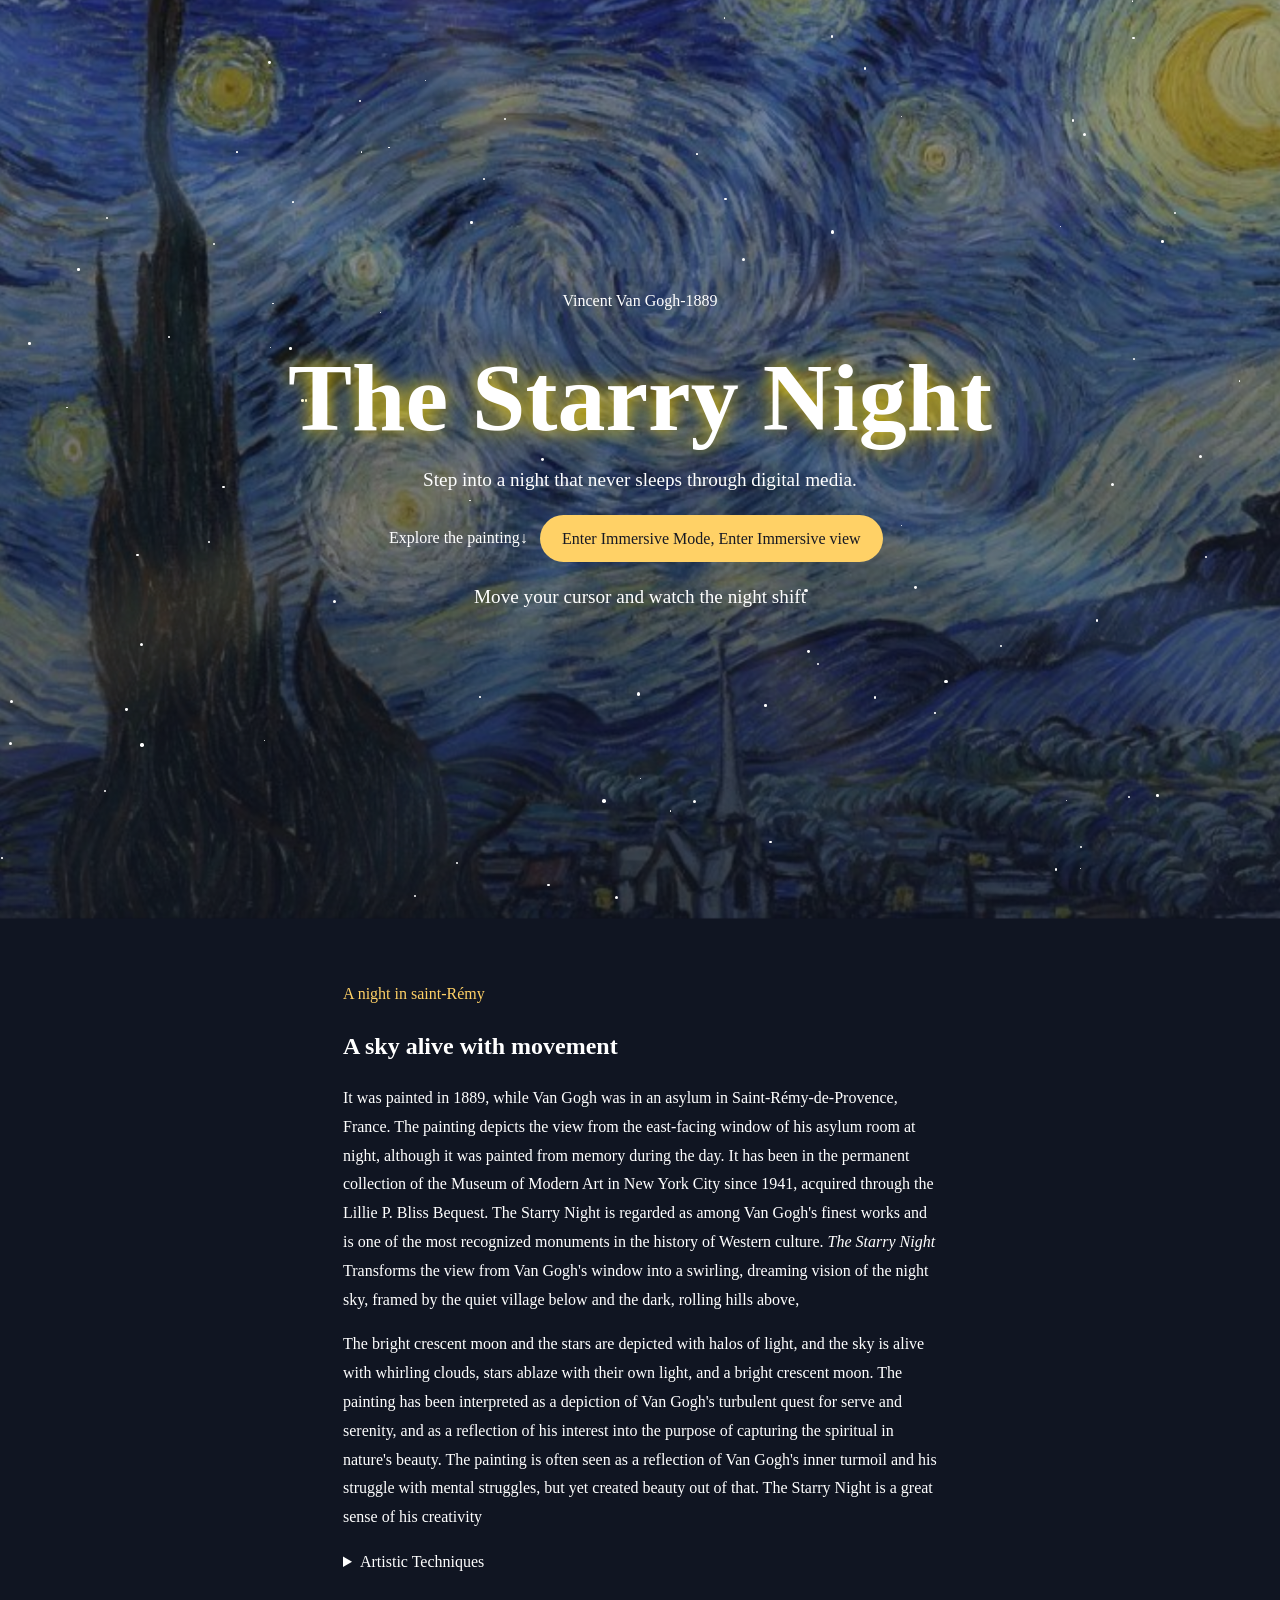
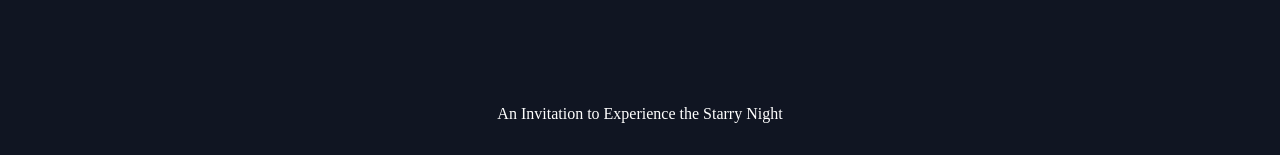
<file: index.html>
<!Doctype html>
<html lang="en">
<head>
    <meta charset="UTF-8">
    <meta name="viewpoint" content="width=device-width, initial-scale=1.0">
    <meta name="theme-color""#101522">
    <title>The Starry Night - An Immersive art experience </title>
        <link rel="stylesheet" href="art.styles.css">
</head>
<body>
     <div class="background" aria-hidden="true"></div>
     <div class="star-field" aria-hidden="true"></div>

  <main>   
     <section class="hero" aria-labelledby="page-title"
        <p class="eyebrow">Vincent Van Gogh-1889</p>
        <h1 id="page-title"> The Starry Night</h1>
        <p class="intro">Step into a night that never sleeps through digital media.</p>
        <div class="hero-actions"
        <a class="button-button-primary" href="#story">
            Explore the painting<span aria-hidden="true">↓</span>
        </a>
        <button class="button-button-quiet" id="immersiveBtn" type="button">
            Enter Immersive Mode, Enter Immersive view<span aria-hidden="true"
        </button>
    </div>
    <p class="interaction-hint">Move your cursor and watch the night shift</p>
</section>

<section class="story content-panel" id="story" aria-labelledby="story-title">
    <p class="eyebrow">A night in saint-Rémy</p>
    <h2 id="story-title">A sky alive with movement</h2>
    <p>
    It was painted in 1889, while Van Gogh was in an asylum in Saint-Rémy-de-Provence, France. The painting depicts the view from the east-facing window of his asylum room at night, although it was painted from memory during the day. It has been in the permanent collection of the Museum of Modern Art in New York City since 1941, acquired through the Lillie P. Bliss Bequest. The Starry Night is regarded as among Van Gogh's finest works and is one of the most recognized monuments in the history of Western culture. <em> The Starry Night </em> Transforms the view from Van Gogh's window into a swirling, dreaming vision of the night sky, framed by the quiet village below and the dark, rolling hills above,

    </p>
    <p>
        The bright crescent moon and the stars are depicted with halos of light, and the sky is alive with whirling clouds, stars ablaze with their own light, and a bright crescent moon. The painting has been interpreted as a depiction of Van Gogh's turbulent quest for serve and serenity, and as a reflection of his interest into the purpose of capturing the spiritual in nature's beauty. The painting is often seen as a reflection of Van Gogh's inner turmoil and his struggle with mental struggles, but yet created beauty out of that. The Starry Night is a great sense of his creativity
        </p>
        <details class="art-details">
            <summary>Artistic Techniques</summary>
            <p>Van Gogh used bold, expressive brushstrokes to create the dynamic movement in the sky. The swirling patterns and vibrant colors convey a sense of energy and emotion.</p>
            <em>The Starry Night</em> the painting shows Van Gogh's unigue creactive ability, his work is displayed in the collection muesem of modern art New York
        </P>
    </details>
    </section>


    </main>

    <footer class="footer">An Invitation to Experience the Starry Night</footer>
    <script src="Art.script.js"></script>
    </body>
    </html>
</file>
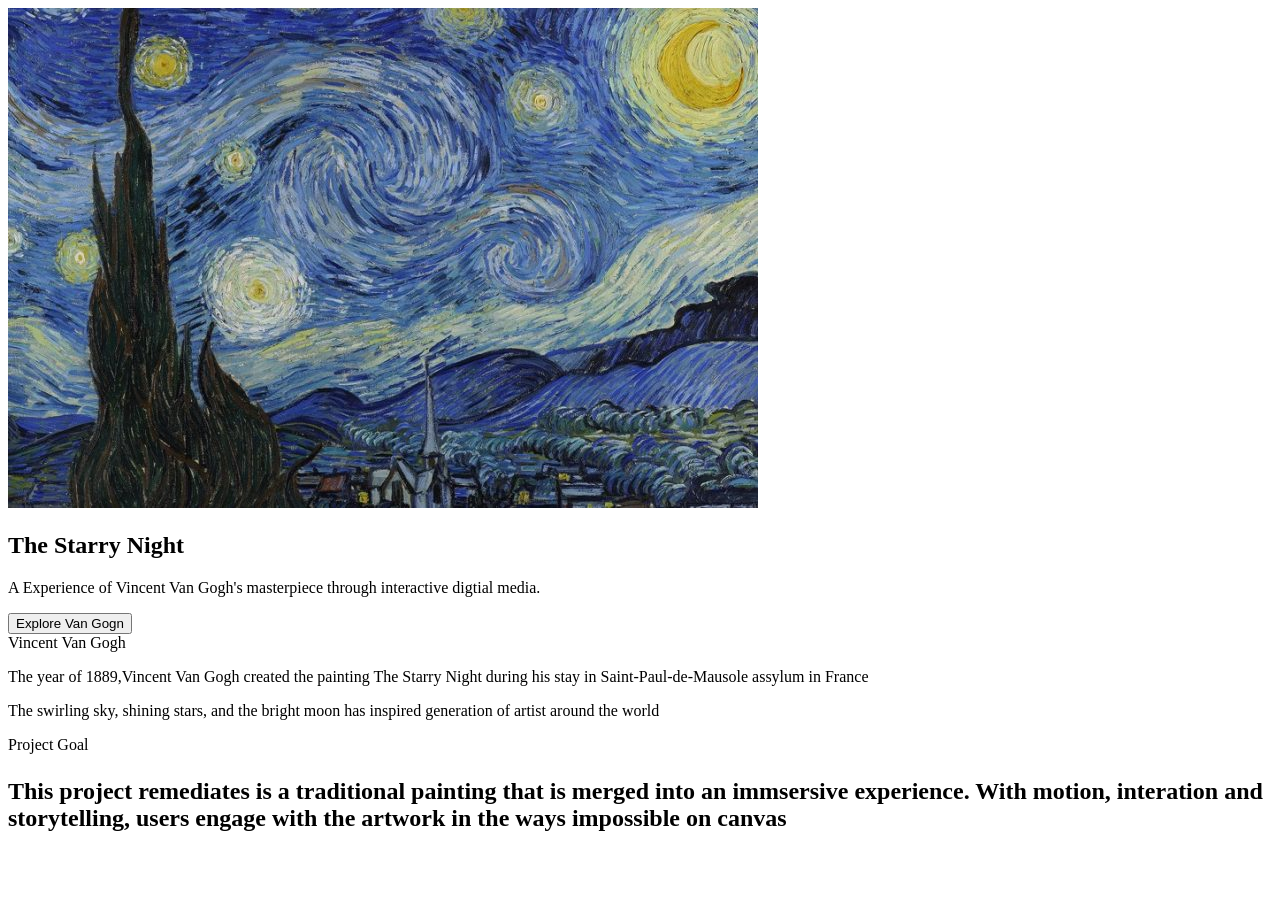
<file: Art.html>
<!Doctype html>
<html lang=en">
<head>
    <meta charset="UTF-8">
    <meta name="viewpoint" content="width=device-width, initial-scale=1.0>
    <title>The Starry Night<title>
        <link rel = "stylesheet" href=Art.styles.css">
         <img src="starry-night.jpg" alt="Starry Night">
        <body>
            <div class="background"></div>
            <section class="hero">
                <h1> The Starry Night</h1>
                <p>
                    A Experience of Vincent Van Gogh's masterpiece
                    through interactive digtial media.
                </p>
                <button id = "quoteBtn">
                    Explore Van Gogn
                </botton>
                <div id ="quoteBox"></div>
            </section>
            <section class ="story"
            <h2> Vincent Van Gogh </h2>
            <p>
                The year of 1889,Vincent Van Gogh
                created the painting The Starry Night
                during his stay in Saint-Paul-de-Mausole
                assylum in France 
            </p>
            <p>
                The swirling sky, shining stars,
                and the bright moon has inspired
                generation of artist around the 
                world
            </p>
        </section>
        <section class="goal"
        <h2>Project Goal<h2>
            <p>
                This project remediates is a traditional 
                painting that is merged into an immsersive
                experience. With motion, interation and 
                storytelling, users engage with the 
                artwork in the ways impossible on canvas
            </p>
        </section>
        <script src="Art.script.js"></script>
    </body>
    </html>
</file>
<file: art.styles.css>
* { box-sizing: border-box; margin: 0; }

body {
   position: relative;
   isolation: isolate;
   min-height: 100vh;
   overflow-x: hidden;
   background: #101522;
   color: white;
   font-family: Georgia, serif;
}   


  .background {
     position: fixed;
     inset: 0;
     z-index: -1;
     background: linear-gradient(#10152255, #101522aa), url("starry-night.jpg")center / cover;
     transform: translate(var(--pointer-x, 0), var(--pointer-y, 0)) scale(1.04);
     transition: transform 500ms ease;
}

.star-field {position: fixed; inset:0; pointer-events: none;}
.star { position: absolute; border-radius: 50%; background: white; animation: twinkle 2s infinite alternate;}
main {position: relative; z-index: 1;}

.hero {
  min-height: 100vh;
  display: flex;
  flex-direction: column;
  justify-content: center;
  align-items: center;
  gap: 1rem;
  padding: 2rem;
  text-align: center;
}

.eyebrow { color: #ffd166; }
.hero h1 { font-size: clamp(3rem,9vw, 6rem); text-shadow: 0 0 20px gold; }
.hero p { max-width: 700px; font-size: 1.2rem; }

.button-button-primary,.button-button-quiet{
    margin: .5rem;
    padding:.9rem 1.4rem;
    border: 0;
    border-radius: 2rem;
    background: #ffd166;
    color: #171923;
    font: inherit;
    text-decoration: none;
    cursor: pointer;

}

.story{
  max-width: 850px;
  margin: 2rem auto;
  padding: 3rem 10%;
  border-radius: 1rem;
  line-height: 1.8;
}
.story h2, .story p, .art-details{ margin-bottom: 1rem;}
.footer {padding: 2rem; text-align: center;}
@keyframes twinkle { to{opacity:.35; }}
@media (max-width:600px) {.story{margin: 1rem; padding: 2rem}}

.background::after {
  content: "";
  position: absolute;
  inset: -20%;
  pointer-events: none;
  opacity: .45;
  mix-blend-mode: screen;
  filter: blur(8px);
  background: repeating-conic-gradient(
    from 0deg at 50% 45%,
    transparent 0deg 18deg,
    rgb(100 170 255 / 35%) 22deg 28deg,
    transparent 34deg 55deg,
    rgb(255 205 100 / 25%) 60deg 65deg,
    transparent 72deg 90deg
  );
  mask-image: linear-gradient(to bottom, black 5%, black 60%, transparent 85%);
  animation: sky-swirl 12s linear infinite;
}

@keyframes sky-swirl {
  to { transform: rotate(360deg); }
}
</file>
